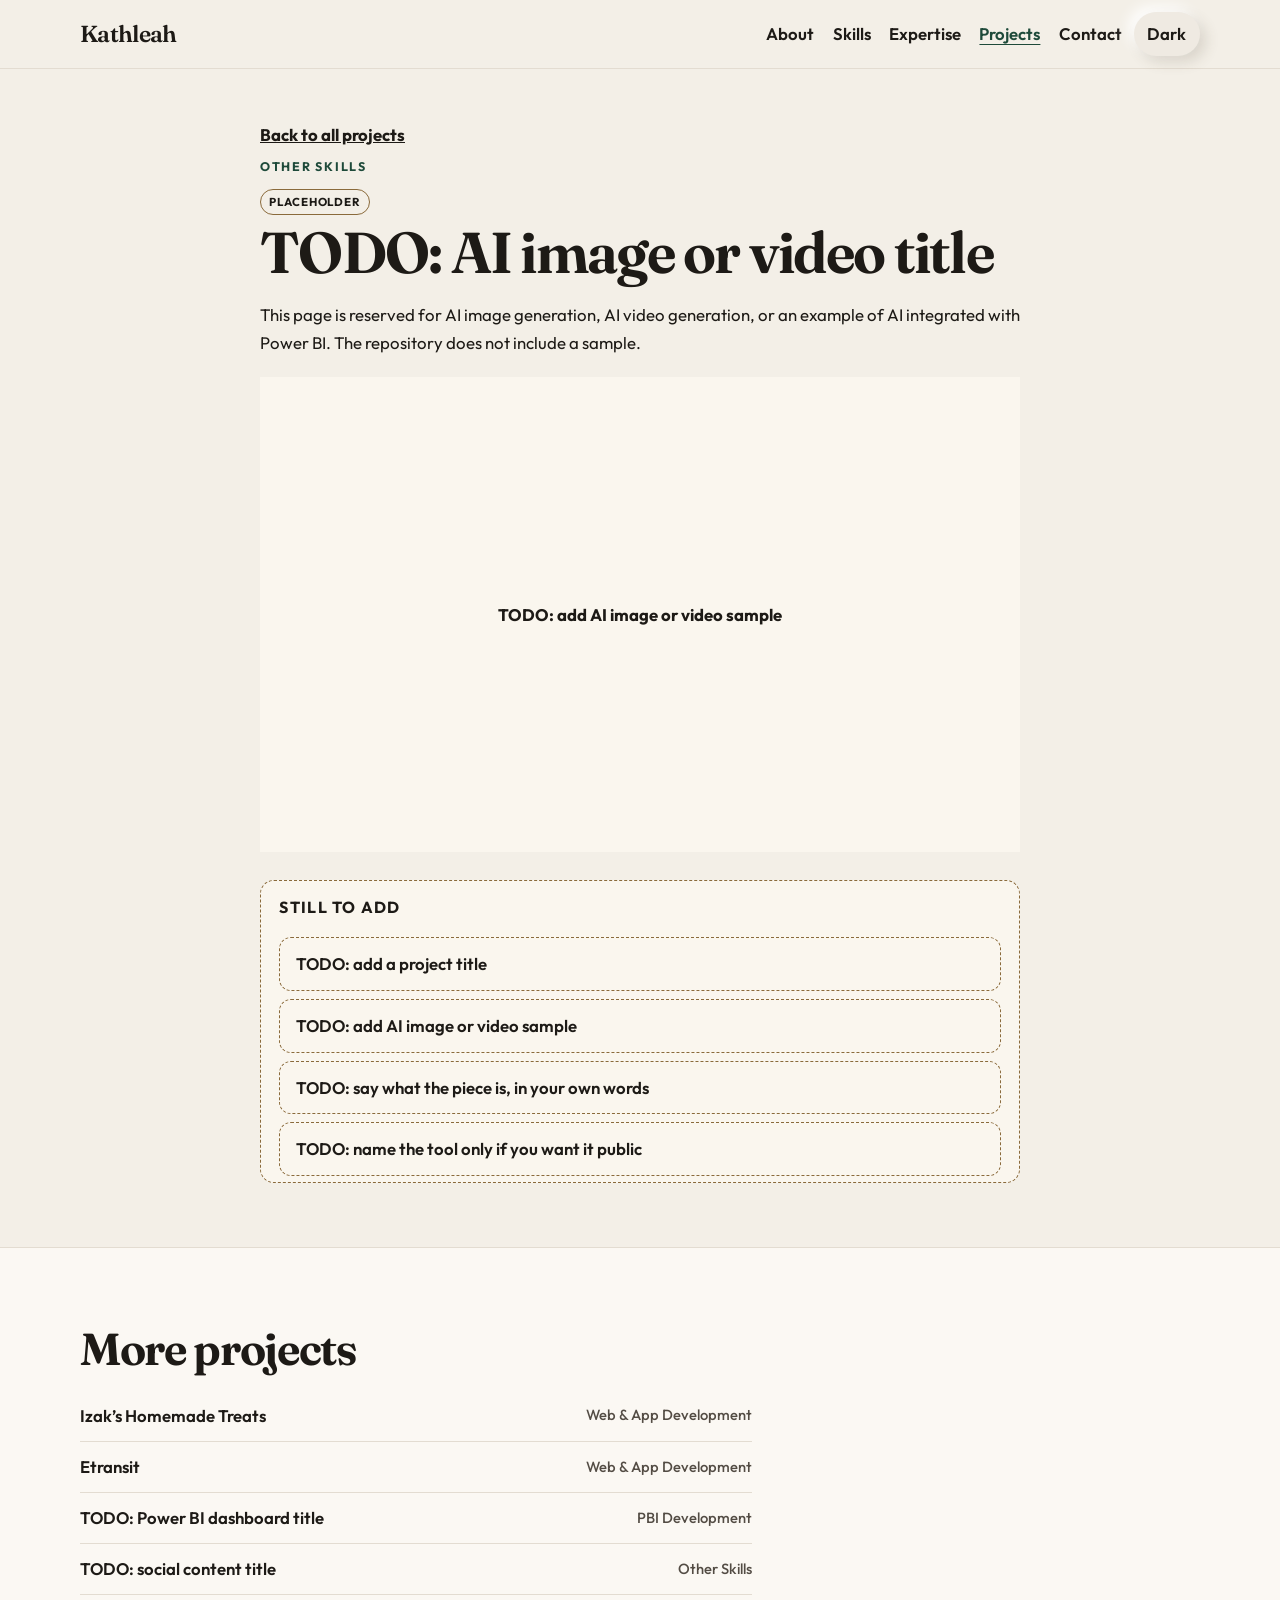
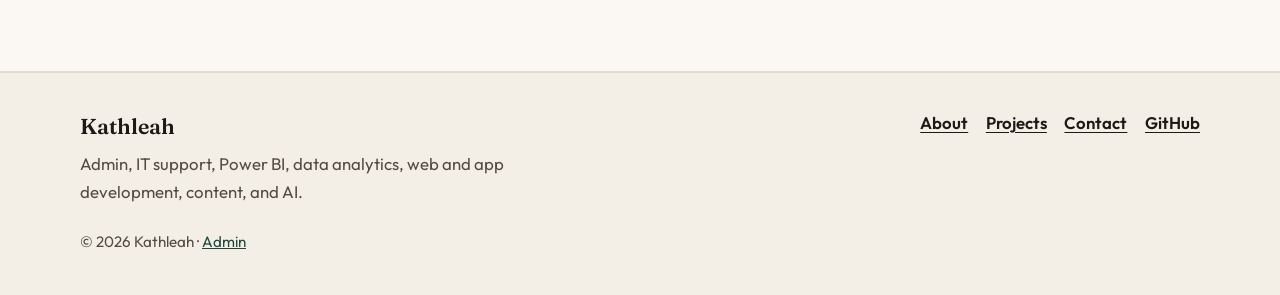
<file: project-ai.html>
<!DOCTYPE html>
<html lang="en">
<head>
    <meta charset="UTF-8">
    <meta name="viewport" content="width=device-width, initial-scale=1.0">
    <meta name="theme-color" content="#f3efe7">
    <script>
        (function () {
            try {
                var saved = localStorage.getItem("theme");
                var dark = saved ? saved === "dark" : window.matchMedia("(prefers-color-scheme: dark)").matches;
                if (dark) document.documentElement.setAttribute("data-theme", "dark");
                var meta = document.querySelector('meta[name="theme-color"]');
                if (meta && dark) meta.setAttribute("content", "#141311");
            } catch (err) {}
        })();
    </script>
    <title>TODO: AI image or video title | Kathleah</title>
    <meta name="description" content="Placeholder for an AI image, video, or AI plus Power BI example on Kathleah’s portfolio.">
    <meta name="author" content="Kathleah">
    <meta name="robots" content="index, follow">
    <link rel="canonical" href="https://kathleah17.github.io/Kathleah_portfolio-2026/project-ai.html">
    <meta property="og:title" content="TODO: AI image or video title | Kathleah">
    <meta property="og:description" content="Placeholder for an AI image, video, or AI plus Power BI example on Kathleah’s portfolio.">
    <meta property="og:url" content="https://kathleah17.github.io/Kathleah_portfolio-2026/project-ai.html">
    <meta property="og:image" content="https://kathleah17.github.io/Kathleah_portfolio-2026/Assets/img/kathleah.jpg">
    <meta property="og:image:alt" content="Kathleah standing indoors beside a plant, wearing a dark blazer, in a black and white photograph.">
    <meta name="twitter:card" content="summary_large_image">
    <link rel="icon" href="favicon.svg" type="image/svg+xml">
    <link rel="preconnect" href="https://fonts.googleapis.com">
    <link rel="preconnect" href="https://fonts.gstatic.com" crossorigin>
    <link href="https://fonts.googleapis.com/css2?family=Fraunces:opsz,wght@9..144,500;9..144,650&amp;family=Outfit:wght@400;500;600;700&amp;display=swap" rel="stylesheet">
    <link rel="stylesheet" href="style.css">
    <script src="js/theme.js"></script>
</head>
<body>
    <a class="skip-link" href="#main">Skip to content</a>
    <noscript>
        <style>.site-nav { display: block !important; position: static !important; }</style>
    </noscript>

    <header class="site-header">
        <div class="container header-bar">
            <a class="logo" href="index.html">Kathleah</a>
            <button class="menu-toggle" type="button" aria-expanded="false" aria-controls="site-nav">
                <span class="menu-label">Menu</span>
            </button>
            <nav id="site-nav" class="site-nav" aria-label="Primary">
                <ul class="nav-links">
                    <li><a href="index.html#about">About</a></li>
                    <li><a href="index.html#skills">Skills</a></li>
                    <li><a href="expertise.html">Expertise</a></li>
                    <li><a href="all-projects.html" aria-current="page">Projects</a></li>
                    <li><a href="index.html#contact">Contact</a></li>
                </ul>
            </nav>
            <button class="theme-toggle" type="button" aria-pressed="false" aria-label="Switch to dark theme">
                <span class="theme-toggle-text">Dark</span>
            </button>
        </div>
    </header>

    <main id="main">
        <article class="detail">
            <div class="container narrow">
                <p><a class="back-link" href="all-projects.html">Back to all projects</a></p>
                <p class="kicker">Other Skills</p>
                <p class="flag">Placeholder</p>
                <h1>TODO: AI image or video title</h1>
                <p>This page is reserved for AI image generation, AI video generation, or an example of AI integrated with Power BI. The repository does not include a sample.</p>
                <div class="project-media is-empty detail-fallback" role="img" aria-label="TODO: add AI image or video sample">
                    <p>TODO: add AI image or video sample</p>
                </div>
                <div class="todo-panel">
                    <h2>Still to add</h2>
                    <ul class="todo-list">
                        <li>TODO: add a project title</li>
                        <li>TODO: add AI image or video sample</li>
                        <li>TODO: say what the piece is, in your own words</li>
                        <li>TODO: name the tool only if you want it public</li>
                    </ul>
                </div>
            </div>
        </article>
        <section class="section band" aria-labelledby="more-heading">
            <div class="container">
                <h2 id="more-heading">More projects</h2>
                <ul class="more-list">
                    <li><a href="project-izaks.html">Izak’s Homemade Treats <span>Web &amp; App Development</span></a></li>
                    <li><a href="project-etransit.html">Etransit <span>Web &amp; App Development</span></a></li>
                    <li><a href="project-power-bi.html">TODO: Power BI dashboard title <span>PBI Development</span></a></li>
                    <li><a href="project-content.html">TODO: social content title <span>Other Skills</span></a></li>
                </ul>
            </div>
        </section>
    </main>

    <footer class="site-footer">
        <div class="container footer-grid">
            <div>
                <p class="footer-name">Kathleah</p>
                <p class="footer-role">Admin, IT support, Power BI, data analytics, web and app development, content, and AI.</p>
            </div>
            <ul class="footer-links">
                <li><a href="index.html#about">About</a></li>
                <li><a href="all-projects.html" aria-current="page">Projects</a></li>
                <li><a href="index.html#contact">Contact</a></li>
                <li><a href="https://github.com/Kathleah17" rel="noopener noreferrer">GitHub</a></li>
            </ul>
        </div>
        <div class="container">
            <p class="legal">© 2026 Kathleah · <a href="admin.html">Admin</a></p>
        </div>
    </footer>
    <script src="js/script.js"></script>
    <script src="js/admin-shortcut.js"></script>
</body>
</html>
</file>
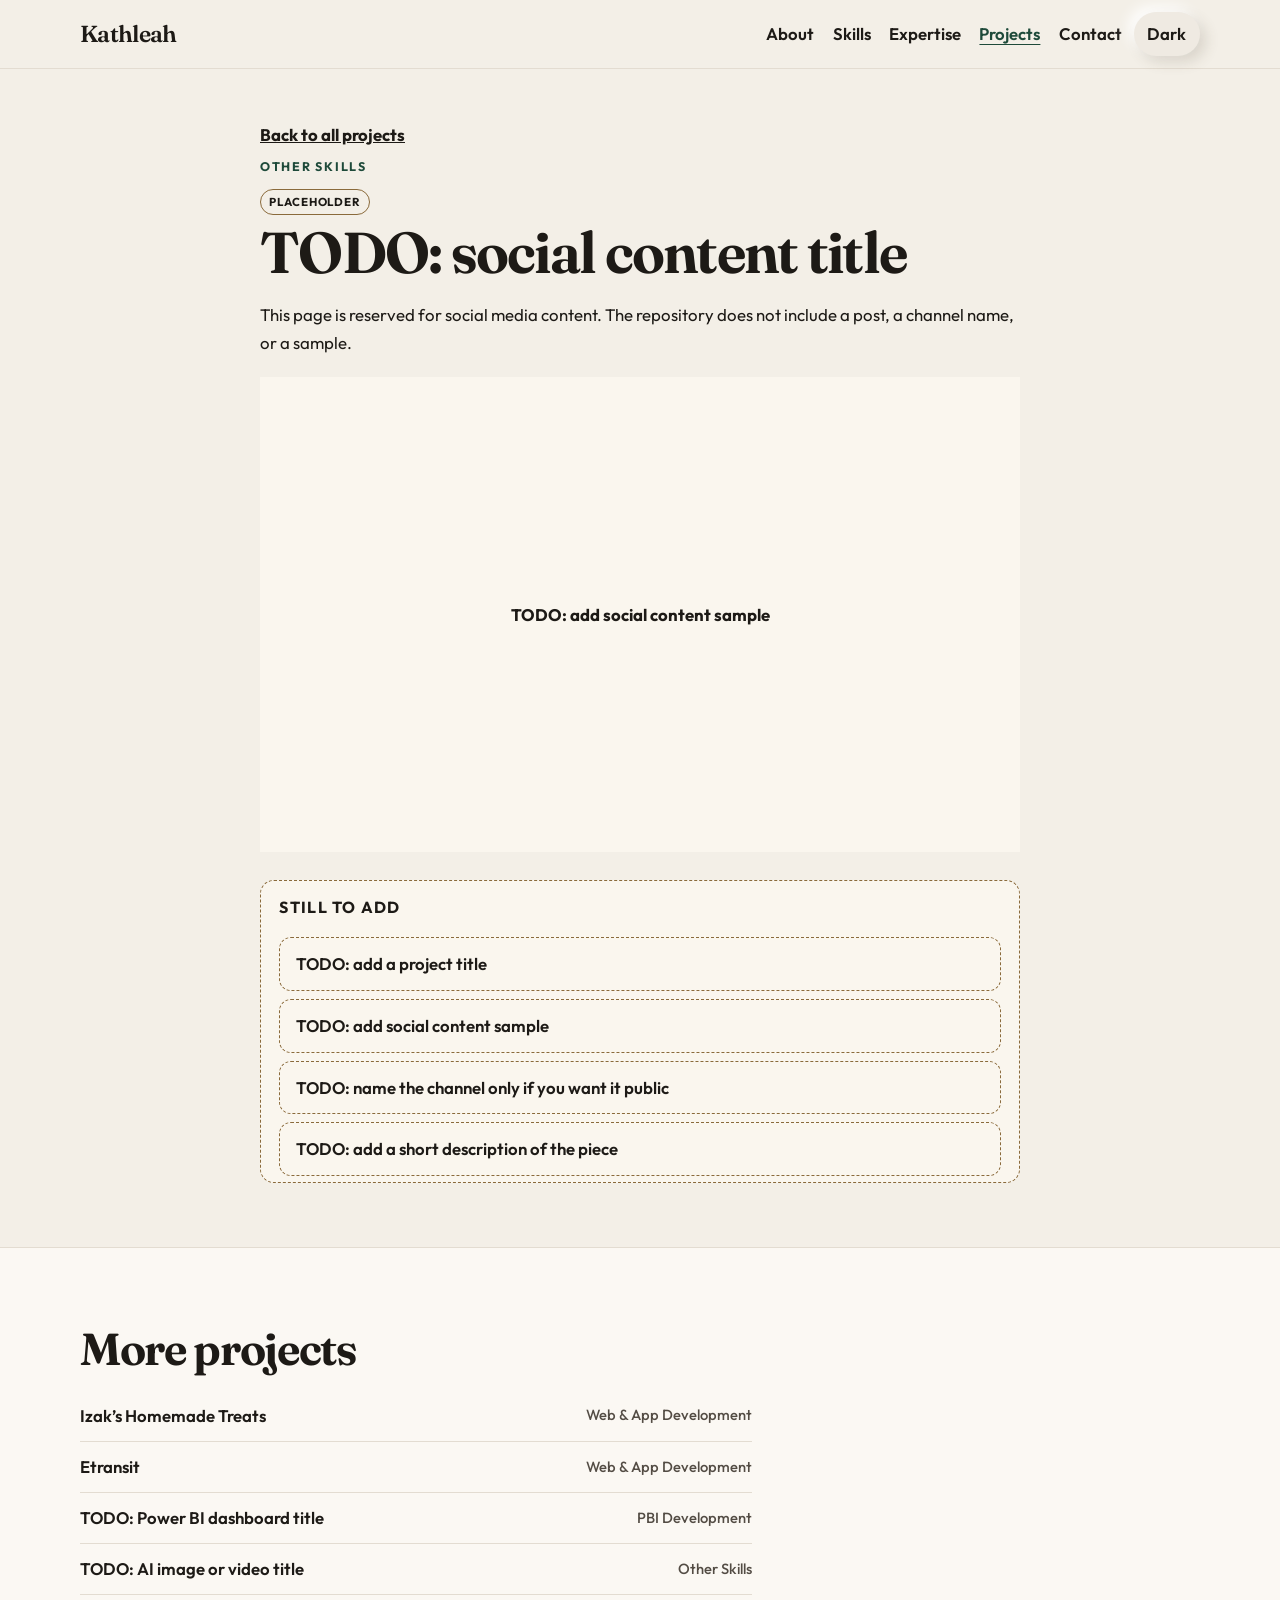
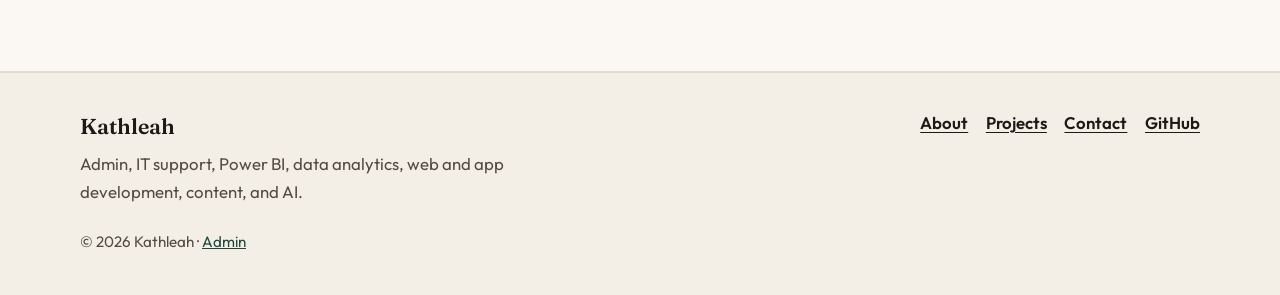
<file: project-content.html>
<!DOCTYPE html>
<html lang="en">
<head>
    <meta charset="UTF-8">
    <meta name="viewport" content="width=device-width, initial-scale=1.0">
    <meta name="theme-color" content="#f3efe7">
    <script>
        (function () {
            try {
                var saved = localStorage.getItem("theme");
                var dark = saved ? saved === "dark" : window.matchMedia("(prefers-color-scheme: dark)").matches;
                if (dark) document.documentElement.setAttribute("data-theme", "dark");
                var meta = document.querySelector('meta[name="theme-color"]');
                if (meta && dark) meta.setAttribute("content", "#141311");
            } catch (err) {}
        })();
    </script>
    <title>TODO: social content title | Kathleah</title>
    <meta name="description" content="Placeholder for a social media content project on Kathleah’s portfolio.">
    <meta name="author" content="Kathleah">
    <meta name="robots" content="index, follow">
    <link rel="canonical" href="https://kathleah17.github.io/Kathleah_portfolio-2026/project-content.html">
    <meta property="og:title" content="TODO: social content title | Kathleah">
    <meta property="og:description" content="Placeholder for a social media content project on Kathleah’s portfolio.">
    <meta property="og:url" content="https://kathleah17.github.io/Kathleah_portfolio-2026/project-content.html">
    <meta property="og:image" content="https://kathleah17.github.io/Kathleah_portfolio-2026/Assets/img/kathleah.jpg">
    <meta property="og:image:alt" content="Kathleah standing indoors beside a plant, wearing a dark blazer, in a black and white photograph.">
    <meta name="twitter:card" content="summary_large_image">
    <link rel="icon" href="favicon.svg" type="image/svg+xml">
    <link rel="preconnect" href="https://fonts.googleapis.com">
    <link rel="preconnect" href="https://fonts.gstatic.com" crossorigin>
    <link href="https://fonts.googleapis.com/css2?family=Fraunces:opsz,wght@9..144,500;9..144,650&amp;family=Outfit:wght@400;500;600;700&amp;display=swap" rel="stylesheet">
    <link rel="stylesheet" href="style.css">
    <script src="js/theme.js"></script>
</head>
<body>
    <a class="skip-link" href="#main">Skip to content</a>
    <noscript>
        <style>.site-nav { display: block !important; position: static !important; }</style>
    </noscript>

    <header class="site-header">
        <div class="container header-bar">
            <a class="logo" href="index.html">Kathleah</a>
            <button class="menu-toggle" type="button" aria-expanded="false" aria-controls="site-nav">
                <span class="menu-label">Menu</span>
            </button>
            <nav id="site-nav" class="site-nav" aria-label="Primary">
                <ul class="nav-links">
                    <li><a href="index.html#about">About</a></li>
                    <li><a href="index.html#skills">Skills</a></li>
                    <li><a href="expertise.html">Expertise</a></li>
                    <li><a href="all-projects.html" aria-current="page">Projects</a></li>
                    <li><a href="index.html#contact">Contact</a></li>
                </ul>
            </nav>
            <button class="theme-toggle" type="button" aria-pressed="false" aria-label="Switch to dark theme">
                <span class="theme-toggle-text">Dark</span>
            </button>
        </div>
    </header>

    <main id="main">
        <article class="detail">
            <div class="container narrow">
                <p><a class="back-link" href="all-projects.html">Back to all projects</a></p>
                <p class="kicker">Other Skills</p>
                <p class="flag">Placeholder</p>
                <h1>TODO: social content title</h1>
                <p>This page is reserved for social media content. The repository does not include a post, a channel name, or a sample.</p>
                <div class="project-media is-empty detail-fallback" role="img" aria-label="TODO: add social content sample">
                    <p>TODO: add social content sample</p>
                </div>
                <div class="todo-panel">
                    <h2>Still to add</h2>
                    <ul class="todo-list">
                        <li>TODO: add a project title</li>
                        <li>TODO: add social content sample</li>
                        <li>TODO: name the channel only if you want it public</li>
                        <li>TODO: add a short description of the piece</li>
                    </ul>
                </div>
            </div>
        </article>
        <section class="section band" aria-labelledby="more-heading">
            <div class="container">
                <h2 id="more-heading">More projects</h2>
                <ul class="more-list">
                    <li><a href="project-izaks.html">Izak’s Homemade Treats <span>Web &amp; App Development</span></a></li>
                    <li><a href="project-etransit.html">Etransit <span>Web &amp; App Development</span></a></li>
                    <li><a href="project-power-bi.html">TODO: Power BI dashboard title <span>PBI Development</span></a></li>
                    <li><a href="project-ai.html">TODO: AI image or video title <span>Other Skills</span></a></li>
                </ul>
            </div>
        </section>
    </main>

    <footer class="site-footer">
        <div class="container footer-grid">
            <div>
                <p class="footer-name">Kathleah</p>
                <p class="footer-role">Admin, IT support, Power BI, data analytics, web and app development, content, and AI.</p>
            </div>
            <ul class="footer-links">
                <li><a href="index.html#about">About</a></li>
                <li><a href="all-projects.html" aria-current="page">Projects</a></li>
                <li><a href="index.html#contact">Contact</a></li>
                <li><a href="https://github.com/Kathleah17" rel="noopener noreferrer">GitHub</a></li>
            </ul>
        </div>
        <div class="container">
            <p class="legal">© 2026 Kathleah · <a href="admin.html">Admin</a></p>
        </div>
    </footer>
    <script src="js/script.js"></script>
    <script src="js/admin-shortcut.js"></script>
</body>
</html>
</file>
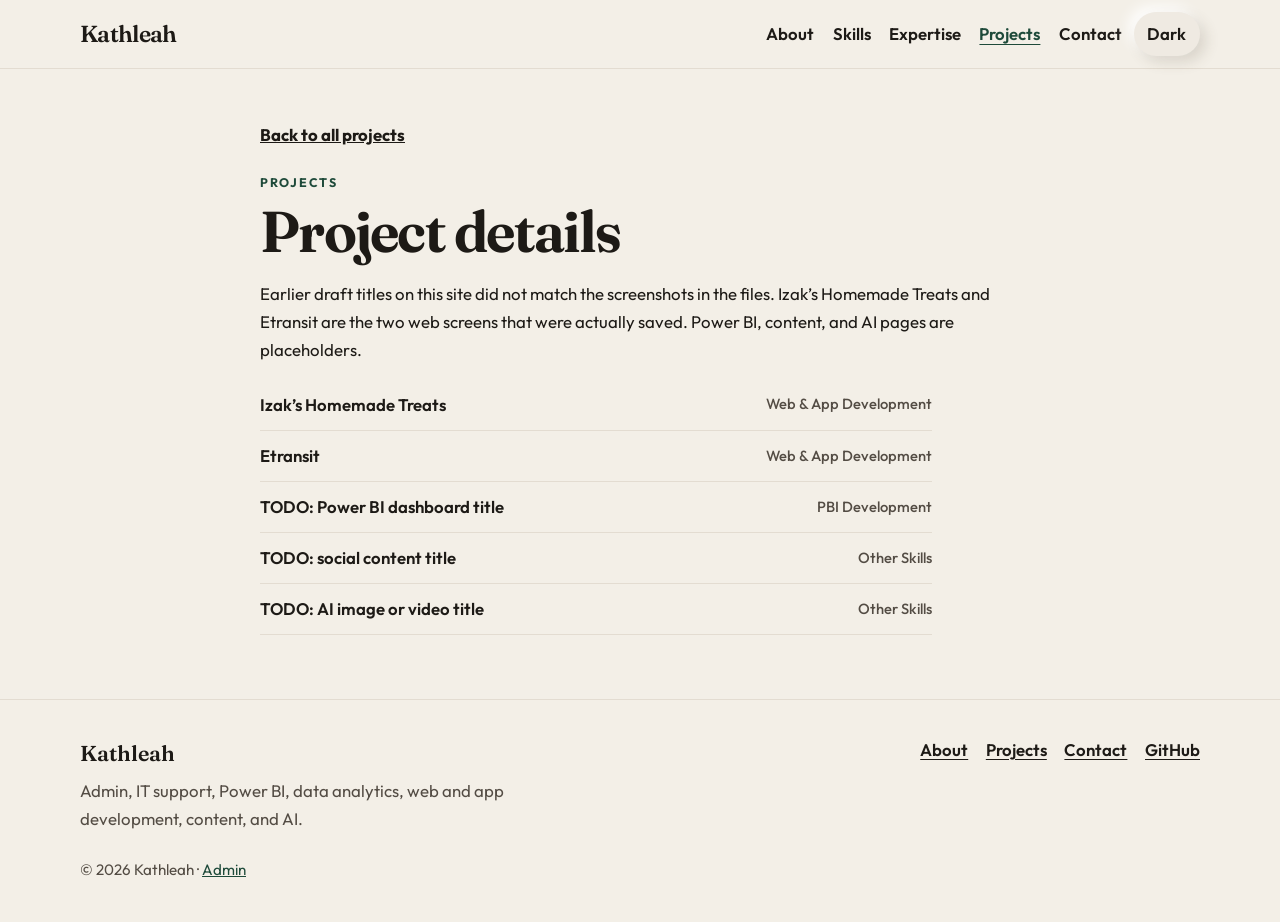
<file: project-details.html>
<!DOCTYPE html>
<html lang="en">
<head>
    <meta charset="UTF-8">
    <meta name="viewport" content="width=device-width, initial-scale=1.0">
    <meta name="theme-color" content="#f3efe7">
    <script>
        (function () {
            try {
                var saved = localStorage.getItem("theme");
                var dark = saved ? saved === "dark" : window.matchMedia("(prefers-color-scheme: dark)").matches;
                if (dark) document.documentElement.setAttribute("data-theme", "dark");
                var meta = document.querySelector('meta[name="theme-color"]');
                if (meta && dark) meta.setAttribute("content", "#141311");
            } catch (err) {}
        })();
    </script>
    <title>Project details | Kathleah</title>
    <meta name="description" content="Project pages for Kathleah’s portfolio. Older draft links are sent to the screenshots that were actually in the site.">
    <meta name="author" content="Kathleah">
    <meta name="robots" content="index, follow">
    <link rel="canonical" href="https://kathleah17.github.io/Kathleah_portfolio-2026/project-details.html">
    <meta property="og:title" content="Project details | Kathleah">
    <meta property="og:description" content="Project pages for Kathleah’s portfolio.">
    <meta property="og:url" content="https://kathleah17.github.io/Kathleah_portfolio-2026/project-details.html">
    <meta property="og:image" content="https://kathleah17.github.io/Kathleah_portfolio-2026/Assets/img/kathleah.jpg">
    <meta property="og:image:alt" content="Kathleah standing indoors beside a plant, wearing a dark blazer, in a black and white photograph.">
    <meta name="twitter:card" content="summary_large_image">
    <link rel="icon" href="favicon.svg" type="image/svg+xml">
    <link rel="preconnect" href="https://fonts.googleapis.com">
    <link rel="preconnect" href="https://fonts.gstatic.com" crossorigin>
    <link href="https://fonts.googleapis.com/css2?family=Fraunces:opsz,wght@9..144,500;9..144,650&amp;family=Outfit:wght@400;500;600;700&amp;display=swap" rel="stylesheet">
    <link rel="stylesheet" href="style.css">
    <script src="js/theme.js"></script>
</head>
<body data-project-redirect="true">
    <a class="skip-link" href="#main">Skip to content</a>
    <noscript>
        <style>.site-nav { display: block !important; position: static !important; }</style>
    </noscript>

    <header class="site-header">
        <div class="container header-bar">
            <a class="logo" href="index.html">Kathleah</a>
            <button class="menu-toggle" type="button" aria-expanded="false" aria-controls="site-nav">
                <span class="menu-label">Menu</span>
            </button>
            <nav id="site-nav" class="site-nav" aria-label="Primary">
                <ul class="nav-links">
                    <li><a href="index.html#about">About</a></li>
                    <li><a href="index.html#skills">Skills</a></li>
                    <li><a href="expertise.html">Expertise</a></li>
                    <li><a href="all-projects.html" aria-current="page">Projects</a></li>
                    <li><a href="index.html#contact">Contact</a></li>
                </ul>
            </nav>
            <button class="theme-toggle" type="button" aria-pressed="false" aria-label="Switch to dark theme">
                <span class="theme-toggle-text">Dark</span>
            </button>
        </div>
    </header>

    <main id="main">
        <article class="detail">
            <div class="container narrow stack">
                <p><a class="back-link" href="all-projects.html">Back to all projects</a></p>
                <p class="eyebrow">Projects</p>
                <h1>Project details</h1>
                <p>Earlier draft titles on this site did not match the screenshots in the files. Izak’s Homemade Treats and Etransit are the two web screens that were actually saved. Power BI, content, and AI pages are placeholders.</p>
                <ul class="more-list">
                    <li><a href="project-izaks.html">Izak’s Homemade Treats <span>Web &amp; App Development</span></a></li>
                    <li><a href="project-etransit.html">Etransit <span>Web &amp; App Development</span></a></li>
                    <li><a href="project-power-bi.html">TODO: Power BI dashboard title <span>PBI Development</span></a></li>
                    <li><a href="project-content.html">TODO: social content title <span>Other Skills</span></a></li>
                    <li><a href="project-ai.html">TODO: AI image or video title <span>Other Skills</span></a></li>
                </ul>
            </div>
        </article>
    </main>

    <footer class="site-footer">
        <div class="container footer-grid">
            <div>
                <p class="footer-name">Kathleah</p>
                <p class="footer-role">Admin, IT support, Power BI, data analytics, web and app development, content, and AI.</p>
            </div>
            <ul class="footer-links">
                <li><a href="index.html#about">About</a></li>
                <li><a href="all-projects.html" aria-current="page">Projects</a></li>
                <li><a href="index.html#contact">Contact</a></li>
                <li><a href="https://github.com/Kathleah17" rel="noopener noreferrer">GitHub</a></li>
            </ul>
        </div>
        <div class="container">
            <p class="legal">© 2026 Kathleah · <a href="admin.html">Admin</a></p>
        </div>
    </footer>
    <script src="js/script.js"></script>
    <script src="js/admin-shortcut.js"></script>
</body>
</html>
</file>
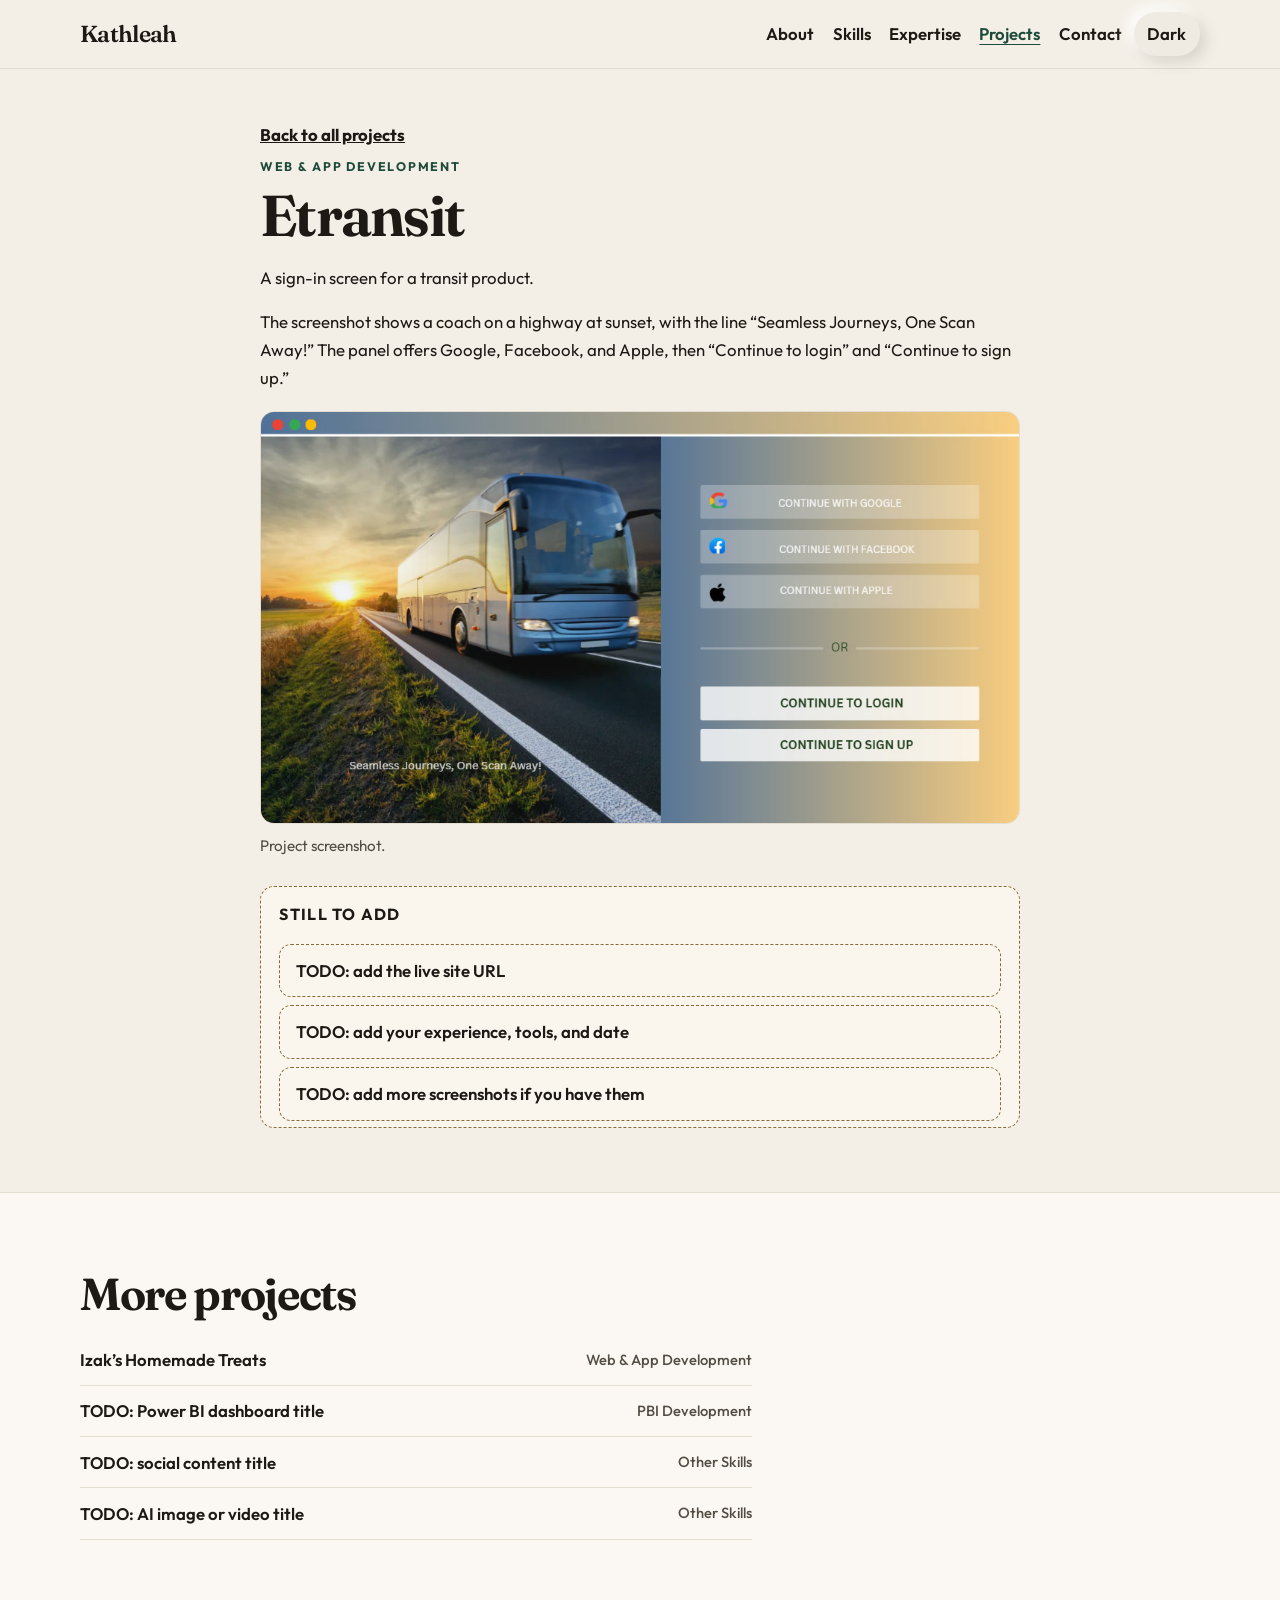
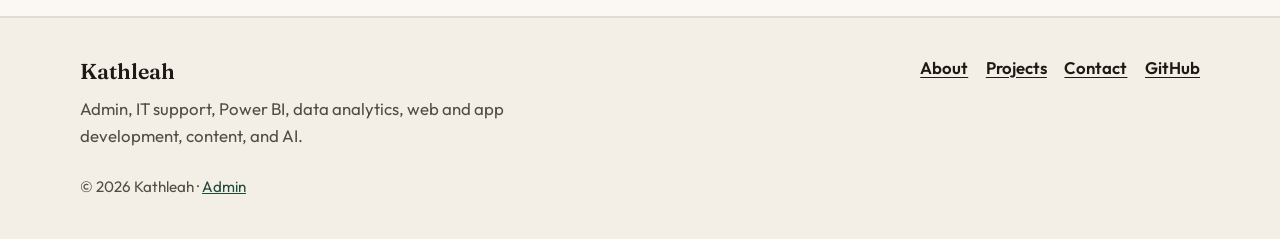
<file: project-etransit.html>
<!DOCTYPE html>
<html lang="en">
<head>
    <meta charset="UTF-8">
    <meta name="viewport" content="width=device-width, initial-scale=1.0">
    <meta name="theme-color" content="#f3efe7">
    <script>
        (function () {
            try {
                var saved = localStorage.getItem("theme");
                var dark = saved ? saved === "dark" : window.matchMedia("(prefers-color-scheme: dark)").matches;
                if (dark) document.documentElement.setAttribute("data-theme", "dark");
                var meta = document.querySelector('meta[name="theme-color"]');
                if (meta && dark) meta.setAttribute("content", "#141311");
            } catch (err) {}
        })();
    </script>
    <title>Etransit | Kathleah</title>
    <meta name="description" content="Etransit, a sign-in screen in Kathleah’s portfolio, with the line Seamless Journeys, One Scan Away!">
    <meta name="author" content="Kathleah">
    <meta name="robots" content="index, follow">
    <link rel="canonical" href="https://kathleah17.github.io/Kathleah_portfolio-2026/project-etransit.html">
    <meta property="og:type" content="website">
    <meta property="og:site_name" content="Kathleah">
    <meta property="og:title" content="Etransit | Kathleah">
    <meta property="og:description" content="Etransit, a sign-in screen in Kathleah’s portfolio, with the line Seamless Journeys, One Scan Away!">
    <meta property="og:url" content="https://kathleah17.github.io/Kathleah_portfolio-2026/project-etransit.html">
    <meta property="og:image" content="https://kathleah17.github.io/Kathleah_portfolio-2026/Assets/img/etransit.jpg">
    <meta property="og:image:alt" content="Etransit sign-in screen with a coach on a highway and buttons for Google, Facebook, Apple, login, and sign up.">
    <meta name="twitter:card" content="summary_large_image">
    <meta name="twitter:title" content="Etransit | Kathleah">
    <meta name="twitter:description" content="Etransit, a sign-in screen in Kathleah’s portfolio.">
    <meta name="twitter:image" content="https://kathleah17.github.io/Kathleah_portfolio-2026/Assets/img/etransit.jpg">
    <link rel="icon" href="favicon.svg" type="image/svg+xml">
    <link rel="preconnect" href="https://fonts.googleapis.com">
    <link rel="preconnect" href="https://fonts.gstatic.com" crossorigin>
    <link href="https://fonts.googleapis.com/css2?family=Fraunces:opsz,wght@9..144,500;9..144,650&amp;family=Outfit:wght@400;500;600;700&amp;display=swap" rel="stylesheet">
    <link rel="stylesheet" href="style.css">
    <script src="js/theme.js"></script>
</head>
<body>
    <a class="skip-link" href="#main">Skip to content</a>
    <noscript>
        <style>.site-nav { display: block !important; position: static !important; }</style>
    </noscript>

    <header class="site-header">
        <div class="container header-bar">
            <a class="logo" href="index.html">Kathleah</a>
            <button class="menu-toggle" type="button" aria-expanded="false" aria-controls="site-nav">
                <span class="menu-label">Menu</span>
            </button>
            <nav id="site-nav" class="site-nav" aria-label="Primary">
                <ul class="nav-links">
                    <li><a href="index.html#about">About</a></li>
                    <li><a href="index.html#skills">Skills</a></li>
                    <li><a href="expertise.html">Expertise</a></li>
                    <li><a href="all-projects.html" aria-current="page">Projects</a></li>
                    <li><a href="index.html#contact">Contact</a></li>
                </ul>
            </nav>
            <button class="theme-toggle" type="button" aria-pressed="false" aria-label="Switch to dark theme">
                <span class="theme-toggle-text">Dark</span>
            </button>
        </div>
    </header>

    <main id="main">
        <article class="detail">
            <div class="container narrow">
                <p><a class="back-link" href="all-projects.html">Back to all projects</a></p>
                <p class="kicker">Web &amp; App Development</p>
                <h1>Etransit</h1>
                <div class="stack">
                    <p>A sign-in screen for a transit product.</p>
                    <p>The screenshot shows a coach on a highway at sunset, with the line “Seamless Journeys, One Scan Away!” The panel offers Google, Facebook, and Apple, then “Continue to login” and “Continue to sign up.”</p>
                </div>
                <figure class="detail-figure">
                    <img src="Assets/img/etransit.jpg" width="1016" height="551" alt="Etransit sign-in screen with a coach on a highway at sunset beside buttons for Google, Facebook, Apple, login, and sign up. The line on the photo reads Seamless Journeys, One Scan Away!">
                    <figcaption>Project screenshot.</figcaption>
                </figure>
                <div class="todo-panel">
                    <h2>Still to add</h2>
                    <ul class="todo-list">
                        <li>TODO: add the live site URL</li>
                        <li>TODO: add your experience, tools, and date</li>
                        <li>TODO: add more screenshots if you have them</li>
                    </ul>
                </div>
            </div>
        </article>
        <section class="section band" aria-labelledby="more-heading">
            <div class="container">
                <h2 id="more-heading">More projects</h2>
                <ul class="more-list">
                    <li><a href="project-izaks.html">Izak’s Homemade Treats <span>Web &amp; App Development</span></a></li>
                    <li><a href="project-power-bi.html">TODO: Power BI dashboard title <span>PBI Development</span></a></li>
                    <li><a href="project-content.html">TODO: social content title <span>Other Skills</span></a></li>
                    <li><a href="project-ai.html">TODO: AI image or video title <span>Other Skills</span></a></li>
                </ul>
            </div>
        </section>
    </main>

    <footer class="site-footer">
        <div class="container footer-grid">
            <div>
                <p class="footer-name">Kathleah</p>
                <p class="footer-role">Admin, IT support, Power BI, data analytics, web and app development, content, and AI.</p>
            </div>
            <ul class="footer-links">
                <li><a href="index.html#about">About</a></li>
                <li><a href="all-projects.html" aria-current="page">Projects</a></li>
                <li><a href="index.html#contact">Contact</a></li>
                <li><a href="https://github.com/Kathleah17" rel="noopener noreferrer">GitHub</a></li>
            </ul>
        </div>
        <div class="container">
            <p class="legal">© 2026 Kathleah · <a href="admin.html">Admin</a></p>
        </div>
    </footer>
    <script src="js/script.js"></script>
    <script src="js/admin-shortcut.js"></script>
</body>
</html>
</file>
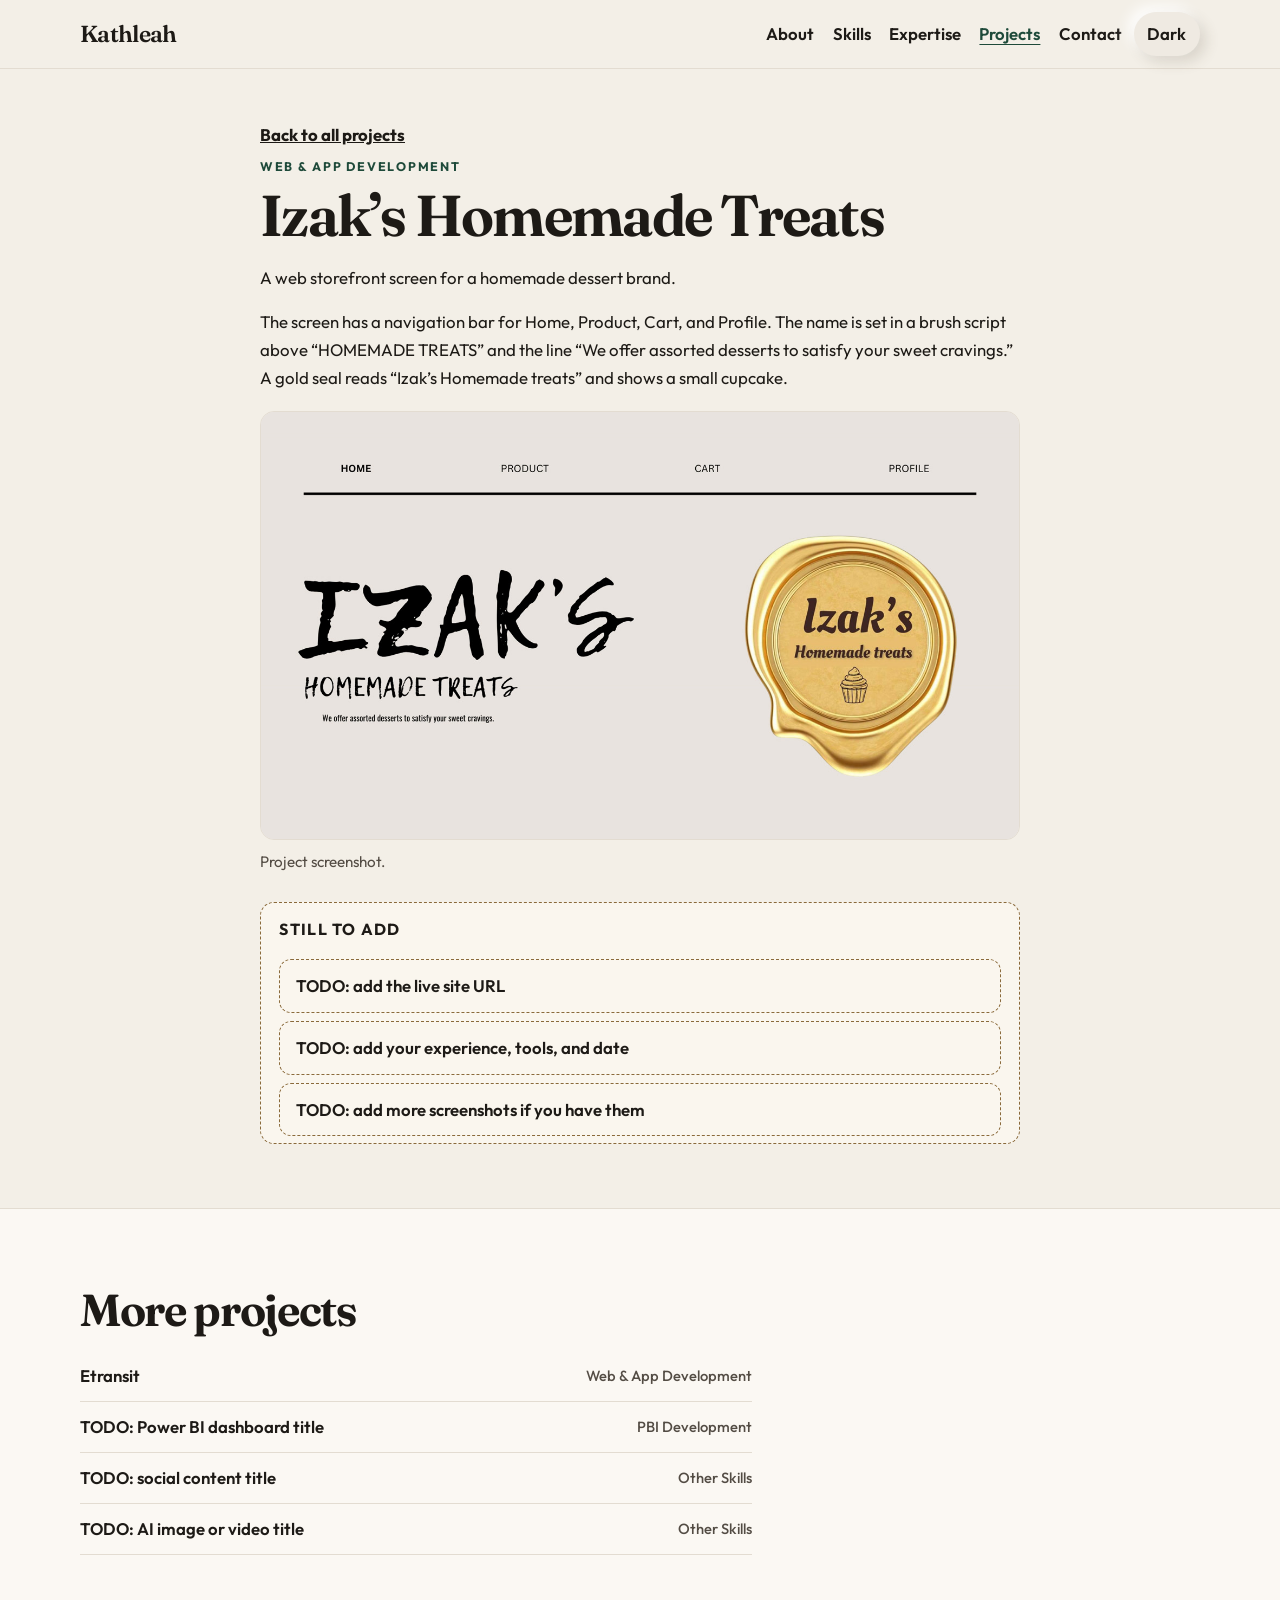
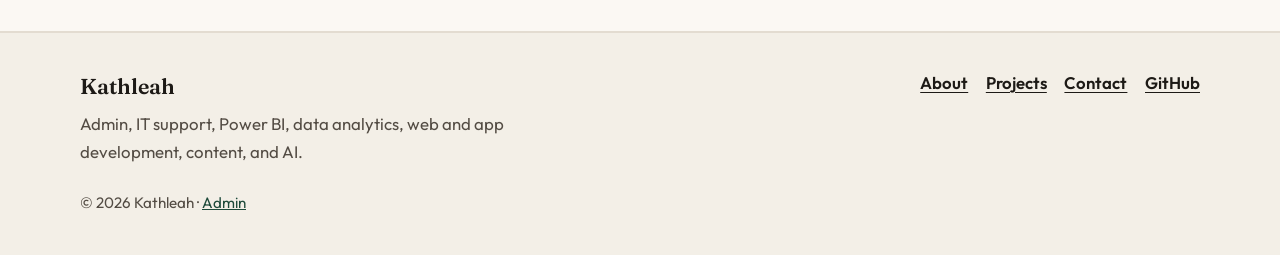
<file: project-izaks.html>
<!DOCTYPE html>
<html lang="en">
<head>
    <meta charset="UTF-8">
    <meta name="viewport" content="width=device-width, initial-scale=1.0">
    <meta name="theme-color" content="#f3efe7">
    <script>
        (function () {
            try {
                var saved = localStorage.getItem("theme");
                var dark = saved ? saved === "dark" : window.matchMedia("(prefers-color-scheme: dark)").matches;
                if (dark) document.documentElement.setAttribute("data-theme", "dark");
                var meta = document.querySelector('meta[name="theme-color"]');
                if (meta && dark) meta.setAttribute("content", "#141311");
            } catch (err) {}
        })();
    </script>
    <title>Izak’s Homemade Treats | Kathleah</title>
    <meta name="description" content="Izak’s Homemade Treats, a web screen in Kathleah’s portfolio, with home, product, cart, and profile navigation.">
    <meta name="author" content="Kathleah">
    <meta name="robots" content="index, follow">
    <link rel="canonical" href="https://kathleah17.github.io/Kathleah_portfolio-2026/project-izaks.html">
    <meta property="og:type" content="website">
    <meta property="og:site_name" content="Kathleah">
    <meta property="og:title" content="Izak’s Homemade Treats | Kathleah">
    <meta property="og:description" content="Izak’s Homemade Treats, a web screen in Kathleah’s portfolio, with home, product, cart, and profile navigation.">
    <meta property="og:url" content="https://kathleah17.github.io/Kathleah_portfolio-2026/project-izaks.html">
    <meta property="og:image" content="https://kathleah17.github.io/Kathleah_portfolio-2026/Assets/img/izaks.jpg">
    <meta property="og:image:alt" content="Izak’s Homemade Treats page with navigation for Home, Product, Cart, and Profile, brush-script branding, and a gold seal.">
    <meta name="twitter:card" content="summary_large_image">
    <meta name="twitter:title" content="Izak’s Homemade Treats | Kathleah">
    <meta name="twitter:description" content="Izak’s Homemade Treats, a web screen in Kathleah’s portfolio.">
    <meta name="twitter:image" content="https://kathleah17.github.io/Kathleah_portfolio-2026/Assets/img/izaks.jpg">
    <link rel="icon" href="favicon.svg" type="image/svg+xml">
    <link rel="preconnect" href="https://fonts.googleapis.com">
    <link rel="preconnect" href="https://fonts.gstatic.com" crossorigin>
    <link href="https://fonts.googleapis.com/css2?family=Fraunces:opsz,wght@9..144,500;9..144,650&amp;family=Outfit:wght@400;500;600;700&amp;display=swap" rel="stylesheet">
    <link rel="stylesheet" href="style.css">
    <script src="js/theme.js"></script>
</head>
<body>
    <a class="skip-link" href="#main">Skip to content</a>
    <noscript>
        <style>.site-nav { display: block !important; position: static !important; }</style>
    </noscript>

    <header class="site-header">
        <div class="container header-bar">
            <a class="logo" href="index.html">Kathleah</a>
            <button class="menu-toggle" type="button" aria-expanded="false" aria-controls="site-nav">
                <span class="menu-label">Menu</span>
            </button>
            <nav id="site-nav" class="site-nav" aria-label="Primary">
                <ul class="nav-links">
                    <li><a href="index.html#about">About</a></li>
                    <li><a href="index.html#skills">Skills</a></li>
                    <li><a href="expertise.html">Expertise</a></li>
                    <li><a href="all-projects.html" aria-current="page">Projects</a></li>
                    <li><a href="index.html#contact">Contact</a></li>
                </ul>
            </nav>
            <button class="theme-toggle" type="button" aria-pressed="false" aria-label="Switch to dark theme">
                <span class="theme-toggle-text">Dark</span>
            </button>
        </div>
    </header>

    <main id="main">
        <article class="detail">
            <div class="container narrow">
                <p><a class="back-link" href="all-projects.html">Back to all projects</a></p>
                <p class="kicker">Web &amp; App Development</p>
                <h1>Izak’s Homemade Treats</h1>
                <div class="stack">
                    <p>A web storefront screen for a homemade dessert brand.</p>
                    <p>The screen has a navigation bar for Home, Product, Cart, and Profile. The name is set in a brush script above “HOMEMADE TREATS” and the line “We offer assorted desserts to satisfy your sweet cravings.” A gold seal reads “Izak’s Homemade treats” and shows a small cupcake.</p>
                </div>
                <figure class="detail-figure">
                    <img src="Assets/img/izaks.jpg" width="1400" height="788" alt="Izak’s Homemade Treats page with navigation for Home, Product, Cart, and Profile, brush-script branding, the line about assorted desserts, and a gold seal with a cupcake.">
                    <figcaption>Project screenshot.</figcaption>
                </figure>
                <div class="todo-panel">
                    <h2>Still to add</h2>
                    <ul class="todo-list">
                        <li>TODO: add the live site URL</li>
                        <li>TODO: add your experience, tools, and date</li>
                        <li>TODO: add more screenshots if you have them</li>
                    </ul>
                </div>
            </div>
        </article>
        <section class="section band" aria-labelledby="more-heading">
            <div class="container">
                <h2 id="more-heading">More projects</h2>
                <ul class="more-list">
                    <li><a href="project-etransit.html">Etransit <span>Web &amp; App Development</span></a></li>
                    <li><a href="project-power-bi.html">TODO: Power BI dashboard title <span>PBI Development</span></a></li>
                    <li><a href="project-content.html">TODO: social content title <span>Other Skills</span></a></li>
                    <li><a href="project-ai.html">TODO: AI image or video title <span>Other Skills</span></a></li>
                </ul>
            </div>
        </section>
    </main>

    <footer class="site-footer">
        <div class="container footer-grid">
            <div>
                <p class="footer-name">Kathleah</p>
                <p class="footer-role">Admin, IT support, Power BI, data analytics, web and app development, content, and AI.</p>
            </div>
            <ul class="footer-links">
                <li><a href="index.html#about">About</a></li>
                <li><a href="all-projects.html" aria-current="page">Projects</a></li>
                <li><a href="index.html#contact">Contact</a></li>
                <li><a href="https://github.com/Kathleah17" rel="noopener noreferrer">GitHub</a></li>
            </ul>
        </div>
        <div class="container">
            <p class="legal">© 2026 Kathleah · <a href="admin.html">Admin</a></p>
        </div>
    </footer>
    <script src="js/script.js"></script>
    <script src="js/admin-shortcut.js"></script>
</body>
</html>
</file>
<file: style.css>
/* Kathleah portfolio. Colors are checked against WCAG AA for text and UI. */

:root {
    --bg: #f3efe7;
    --bg-raised: #fbf8f3;
    --ink: #1d1a16;
    --muted: #534c44;
    --line: #e3dcd1;
    --accent: #1e4a3a;
    --accent-strong: #16382c;
    --on-accent: #f7f3ec;
    --brass: #8a6a3b;
    --focus: #f0d7a2;
    --todo-bg: #faf6ee;
    --todo-border: #8a6a3b;
    --photo-bg: #d9d2c8;
    --shadow: 0 16px 40px rgba(29, 26, 22, 0.08);
    --neu-surface: #efeae2;
    --neu-raised: 6px 6px 14px rgba(90, 74, 58, 0.16), -6px -6px 14px rgba(255, 255, 255, 0.9);
    --neu-inset: inset 3px 3px 7px rgba(90, 74, 58, 0.14), inset -3px -3px 7px rgba(255, 255, 255, 0.85);
    --folder-body: #f7f3ec;
    --glass: rgba(255, 252, 248, 0.66);
    --glass-border: rgba(255, 255, 255, 0.78);
    --glass-shadow: 0 12px 28px rgba(29, 26, 22, 0.08);
    --radius: 18px;
    --header-h: 4.25rem;
    --max: 1120px;
    --font-serif: "Fraunces", "Iowan Old Style", Palatino, "Palatino Linotype", Georgia, serif;
    --font-sans: "Outfit", system-ui, -apple-system, "Segoe UI", Roboto, Helvetica, Arial, sans-serif;
    color-scheme: light;
}

:root[data-theme="dark"] {
    --bg: #141311;
    --bg-raised: #1e1c19;
    --ink: #f6f1e8;
    --muted: #d4cdc2;
    --line: #3a342c;
    --accent: #8fbfa6;
    --accent-strong: #b7d8c8;
    --on-accent: #14211b;
    --brass: #d4b483;
    --focus: #14211b;
    --todo-bg: #2a241c;
    --todo-border: #d4b483;
    --photo-bg: #2a2723;
    --shadow: 0 16px 40px rgba(0, 0, 0, 0.35);
    --neu-surface: #1a1816;
    --neu-raised: 6px 6px 16px rgba(0, 0, 0, 0.55), -4px -4px 12px rgba(255, 255, 255, 0.05);
    --neu-inset: inset 3px 3px 8px rgba(0, 0, 0, 0.55), inset -2px -2px 6px rgba(255, 255, 255, 0.04);
    --folder-body: #221f1c;
    --glass: rgba(255, 255, 255, 0.07);
    --glass-border: rgba(255, 255, 255, 0.16);
    --glass-shadow: 0 12px 28px rgba(0, 0, 0, 0.28);
    color-scheme: dark;
}

*,
*::before,
*::after {
    box-sizing: border-box;
}

* {
    margin: 0;
}

html {
    scroll-behavior: smooth;
}

body {
    font-family: var(--font-sans);
    font-size: 1.05rem;
    line-height: 1.65;
    color: var(--ink);
    background: var(--bg);
    text-rendering: optimizeLegibility;
}

img {
    max-width: 100%;
    height: auto;
    display: block;
}

button,
input {
    font: inherit;
}

[hidden] {
    display: none !important;
}

h1,
h2,
.logo,
.project-body h2,
.project-body h3 {
    font-family: var(--font-serif);
    font-weight: 650;
    letter-spacing: -0.03em;
    line-height: 1.12;
    text-wrap: balance;
}

h1 {
    font-size: clamp(3.1rem, 8vw, 5.4rem);
}

h2 {
    font-size: clamp(1.9rem, 4vw, 2.8rem);
}

a {
    color: var(--link, var(--accent));
}

a:hover {
    text-decoration-thickness: 2px;
}

:focus-visible {
    outline: 3px solid var(--accent);
    outline-offset: 3px;
}

.btn:focus-visible,
.folder-tab[aria-selected="true"]:focus-visible {
    outline-color: var(--focus);
}

::selection {
    background: var(--accent);
    color: var(--on-accent);
}

.skip-link {
    position: absolute;
    left: 1rem;
    top: -5rem;
    z-index: 100;
    background: var(--accent);
    color: var(--on-accent);
    text-decoration: none;
    font-weight: 600;
    padding: 0.7rem 1rem;
    border-radius: 8px;
}

.skip-link:focus {
    top: 0.75rem;
}

.container {
    width: min(var(--max), calc(100% - 2.5rem));
    margin-inline: auto;
}

.container.narrow {
    width: min(760px, calc(100% - 2.5rem));
}

#about,
#skills,
#expertise,
#projects,
#contact {
    scroll-margin-top: 5.25rem;
}

.section {
    padding: 4.75rem 0;
}

.band {
    background: var(--bg-raised);
    border-top: 1px solid var(--line);
    border-bottom: 1px solid var(--line);
}

.stack > * + * {
    margin-top: 1rem;
}

.eyebrow,
.kicker {
    color: var(--highlight, var(--accent));
    font-size: 0.78rem;
    font-weight: 700;
    letter-spacing: 0.14em;
    text-transform: uppercase;
}

.section-head {
    max-width: 40rem;
    margin-bottom: 2rem;
}

.section-head h2,
.page-intro h1 {
    margin-top: 0.45rem;
}

.lead,
.tagline,
.note {
    color: var(--muted);
}

.measure {
    max-width: 42rem;
}

.lead,
.tagline {
    font-size: 1.15rem;
}

.note {
    margin-top: 0.75rem;
}

/* Header */
.site-header {
    position: sticky;
    top: 0;
    z-index: 30;
    background: var(--bg);
    border-bottom: 1px solid var(--line);
}

.header-bar {
    display: flex;
    align-items: center;
    gap: 0.75rem;
    min-height: var(--header-h);
}

.logo {
    color: var(--ink);
    text-decoration: none;
    font-size: 1.45rem;
    font-weight: 600;
}

.menu-toggle,
.theme-toggle {
    min-height: 44px;
    padding: 0.35rem 0.85rem;
    border-radius: 999px;
    border: 0;
    background: var(--neu-surface);
    color: var(--ink);
    font-weight: 600;
    cursor: pointer;
    white-space: nowrap;
    box-shadow: var(--neu-raised);
}

.theme-toggle[aria-pressed="true"],
.menu-toggle[aria-expanded="true"] {
    box-shadow: var(--neu-inset);
}

.menu-toggle {
    margin-left: auto;
}

.site-nav {
    display: none;
    position: absolute;
    left: 0;
    right: 0;
    top: 100%;
    background: var(--bg);
    border-bottom: 1px solid var(--line);
    padding: 0.25rem 1.25rem 0.75rem;
}

.site-nav.is-open {
    display: block;
    box-shadow: 0 16px 30px rgba(29, 26, 22, 0.08);
}

.nav-links {
    list-style: none;
    padding: 0;
}

.nav-links a {
    display: flex;
    align-items: center;
    min-height: 44px;
    color: var(--ink);
    text-decoration: none;
    font-weight: 600;
    border-bottom: 1px solid var(--line);
}

.nav-links a:hover,
.nav-links a[aria-current="page"] {
    text-decoration: underline;
    text-underline-offset: 0.22em;
}

.nav-links a[aria-current="page"] {
    color: var(--accent);
}

@media (min-width: 900px) {
    .menu-toggle {
        display: none;
    }

    .site-nav,
    .site-nav.is-open {
        display: block;
        position: static;
        margin-left: auto;
        border: 0;
        padding: 0;
        background: transparent;
    }

    .nav-links {
        display: flex;
        align-items: center;
        gap: 1.15rem;
    }

    .nav-links a {
        min-height: 0;
        border: 0;
        padding: 0.25rem 0;
    }
}

/* Hero */
.hero {
    padding: 2.25rem 0 4.25rem;
}

.hero-grid {
    display: grid;
    grid-template-columns: minmax(0, 1.15fr) minmax(260px, 0.85fr);
    gap: clamp(1.5rem, 4vw, 3.5rem);
    align-items: center;
}

.role {
    margin-top: 0.85rem;
    font-size: 1.12rem;
    font-weight: 600;
}

.workplace {
    margin-top: 0.35rem;
    color: var(--muted);
    font-weight: 600;
}

.tagline {
    max-width: 38rem;
    margin-top: 1.1rem;
}

.cta-row {
    display: flex;
    flex-wrap: wrap;
    gap: 0.75rem;
    margin-top: 1.6rem;
}

.hero-photo {
    margin: 0;
    aspect-ratio: 4 / 5;
    border-radius: 20px;
    overflow: hidden;
    border: 1px solid var(--line);
    background: var(--photo-bg);
    box-shadow: var(--shadow);
}

.hero-photo img {
    width: 100%;
    height: 100%;
    object-fit: cover;
    object-position: center 18%;
}

.about-layout {
    display: grid;
    grid-template-columns: minmax(0, 1.2fr) minmax(220px, 0.72fr);
    gap: clamp(1.5rem, 4vw, 3rem);
    align-items: center;
}

.about-photo {
    margin: 0;
    border-radius: 20px;
    overflow: hidden;
    border: 1px solid var(--line);
    background: var(--photo-bg);
    aspect-ratio: 4 / 5;
    box-shadow: var(--shadow);
}

.about-photo img {
    width: 100%;
    height: 100%;
    object-fit: cover;
    object-position: 72% 22%;
}

/* Buttons */
.btn,
.btn-ghost {
    display: inline-flex;
    align-items: center;
    justify-content: center;
    min-height: 48px;
    padding: 0.65rem 1.2rem;
    border-radius: 999px;
    text-decoration: none;
    font-weight: 600;
    border: 0;
}

.btn {
    background: var(--accent);
    color: var(--on-accent);
    box-shadow: 5px 5px 12px rgba(22, 56, 44, 0.28), -3px -3px 8px rgba(255, 255, 255, 0.4);
}

:root[data-theme="dark"] .btn {
    box-shadow: 5px 5px 14px rgba(0, 0, 0, 0.45), -3px -3px 8px rgba(255, 255, 255, 0.08);
}

.btn:hover {
    background: var(--accent-strong);
}

.btn-ghost {
    background: var(--neu-surface);
    color: var(--ink);
    box-shadow: var(--neu-raised);
}

/* Facts, skills, expertise */
.fact-list {
    display: grid;
    grid-template-columns: 1fr 1fr;
    gap: 1rem;
    margin-top: 2rem;
}

.fact-list div {
    border-top: 2px solid var(--accent);
    padding-top: 0.75rem;
}

.fact-wide {
    grid-column: 1 / -1;
}

.fact-list dt {
    font-size: 0.75rem;
    font-weight: 700;
    letter-spacing: 0.12em;
    text-transform: uppercase;
    color: var(--accent);
}

.fact-list dd {
    margin-top: 0.35rem;
    font-weight: 600;
}

.card-grid,
.project-grid {
    display: grid;
    grid-template-columns: repeat(2, minmax(0, 1fr));
    gap: 1rem;
}

.skill-card,
.expertise-card {
    background: var(--bg-raised);
    border: 1px solid var(--line);
    border-radius: var(--radius);
    padding: 1.4rem 1.35rem 1.25rem;
}

.band .skill-card,
.band .expertise-card {
    background: var(--bg);
}

.skill-card h3,
.expertise-card h3 {
    font-family: var(--font-sans);
    font-size: 1.15rem;
    font-weight: 700;
    letter-spacing: -0.02em;
    margin-bottom: 0.75rem;
}

.skill-card ul {
    padding-left: 1.15rem;
}

.skill-card li + li {
    margin-top: 0.35rem;
}

.expertise-card p {
    color: var(--muted);
}

/* Project folders */
.folder-browser {
    margin-top: 1.6rem;
}

.folder-tabs {
    display: flex;
    align-items: flex-end;
    gap: 0.5rem;
    padding: 0 0.35rem;
    position: relative;
    z-index: 2;
}

.folder-tab {
    display: inline-flex;
    align-items: center;
    justify-content: space-between;
    gap: 0.65rem;
    min-height: 48px;
    padding: 0.7rem 1rem 0.85rem;
    border: 0;
    border-radius: 16px 16px 12px 12px;
    background: var(--neu-surface);
    color: var(--ink);
    font-weight: 600;
    cursor: pointer;
    box-shadow: var(--neu-inset);
    position: relative;
}

.folder-tab[aria-selected="true"] {
    background: var(--folder-body);
    box-shadow: var(--neu-raised), inset 0 3px 0 var(--accent);
    padding-bottom: 0.95rem;
    margin-bottom: -10px;
    z-index: 3;
    border-radius: 16px 16px 0 0;
}

.folder-tab[aria-selected="true"]::after {
    content: "";
    position: absolute;
    left: 10px;
    right: 10px;
    bottom: -2px;
    height: 12px;
    background: var(--folder-body);
}

.folder-tab-name {
    font-size: 0.98rem;
}

.folder-count {
    display: inline-grid;
    place-items: center;
    min-width: 1.5rem;
    height: 1.5rem;
    padding: 0 0.35rem;
    border-radius: 999px;
    background: transparent;
    color: var(--ink);
    font-size: 0.78rem;
    font-weight: 700;
    box-shadow: var(--neu-inset);
}

.folder-stage {
    position: relative;
    z-index: 1;
    background: var(--folder-body);
    border-radius: 22px;
    padding: 2rem 1.2rem 1.25rem;
    box-shadow: var(--neu-raised);
}

.folder-lead {
    color: var(--muted);
    max-width: 42rem;
    margin-bottom: 1rem;
}

.folder-panel.is-leaving,
.folder-panel.is-entering {
    opacity: 0;
    transform: translateY(8px);
}

.folder-panel[hidden] {
    display: none !important;
}

@media (prefers-reduced-motion: no-preference) {
    .folder-panel {
        transition: opacity 220ms ease, transform 220ms ease;
    }

    .reveal,
    html.motion .contact-reveal {
        transition: opacity 0.6s ease, transform 0.6s ease;
    }

    html.motion .contact-form-card.contact-reveal {
        transition-delay: 0.12s;
    }

    .motif-float {
        animation: drift 14s ease-in-out infinite alternate;
    }
}

@keyframes drift {
    from { transform: translateY(0); }
    to { transform: translateY(-10px); }
}

.folder-stage .project-grid {
    grid-template-columns: repeat(auto-fill, minmax(min(100%, 420px), 1fr));
}

.tech-row {
    display: flex;
    flex-wrap: wrap;
    gap: 0.35rem;
    margin: 0.15rem 0 0.2rem;
    padding: 0;
    list-style: none;
}

.tech-row li {
    color: var(--ink);
    background: var(--neu-surface);
    box-shadow: var(--neu-inset);
    border-radius: 999px;
    padding: 0.12rem 0.55rem;
    font-size: 0.75rem;
    font-weight: 700;
}

.tech-row li.is-todo {
    font-weight: 600;
}

.resource-row {
    display: flex;
    flex-wrap: wrap;
    gap: 0.45rem;
    padding: 0 1rem 1rem;
}

.chip,
.social-link {
    color: var(--ink);
    background: var(--neu-surface);
    box-shadow: var(--neu-raised);
    text-decoration: none;
}

.chip {
    display: inline-flex;
    align-items: center;
    gap: 0.35rem;
    min-height: 40px;
    padding: 0.2rem 0.75rem;
    border-radius: 999px;
    font-size: 0.86rem;
    font-weight: 600;
}

.chip.is-todo,
.social-link.is-todo,
.btn.is-todo {
    background: var(--neu-surface);
    color: var(--ink);
    box-shadow: var(--neu-inset);
}

.social-row {
    display: flex;
    flex-wrap: wrap;
    gap: 0.6rem;
    margin-top: 1.1rem;
}

.social-link {
    width: 48px;
    height: 48px;
    display: inline-flex;
    align-items: center;
    justify-content: center;
    border-radius: 14px;
}

.icon svg {
    width: 18px;
    height: 18px;
    display: block;
}

.social-link .icon svg {
    width: 22px;
    height: 22px;
}

.link-status {
    font-size: 0.68rem;
    letter-spacing: 0.06em;
    text-transform: uppercase;
    font-weight: 700;
}

.hire-card {
    background: var(--glass);
    border: 1px solid var(--glass-border);
    border-radius: 22px;
    box-shadow: var(--glass-shadow);
    backdrop-filter: blur(14px);
    -webkit-backdrop-filter: blur(14px);
    padding: 1.5rem 1.35rem 1.3rem;
}

.hire-actions {
    display: flex;
    flex-wrap: wrap;
    gap: 0.65rem;
    margin-top: 1.15rem;
}

.hire-actions .btn {
    gap: 0.45rem;
}

.hire-card h3 {
    margin-top: 1.35rem;
    font-family: var(--font-sans);
    font-size: 0.95rem;
    font-weight: 700;
    letter-spacing: 0.08em;
    text-transform: uppercase;
}

.hire-card .todo-list li {
    border: 1px dashed var(--todo-border);
    background: var(--todo-bg);
    color: var(--ink);
}

.detail-files {
    margin-top: 1.75rem;
}

.detail-files h2 {
    font-family: var(--font-sans);
    font-size: 1rem;
    font-weight: 700;
    letter-spacing: 0.08em;
    text-transform: uppercase;
}

.file-list {
    list-style: none;
    padding: 0;
    margin-top: 0.8rem;
}

.file-list li + li {
    margin-top: 0.35rem;
}

.hp-field {
    position: absolute;
    left: -10000px;
    width: 1px;
    height: 1px;
    overflow: hidden;
}

.inquiry-form {
    margin-top: 1.5rem;
    padding-top: 1.25rem;
    border-top: 1px solid var(--line);
}

.contact-section {
    padding-top: 1.5rem;
}

.contact-stage {
    display: grid;
    grid-template-columns: minmax(0, 1.12fr) minmax(300px, 0.88fr);
    align-items: center;
}

.contact-pending {
    grid-column: 1 / -1;
    margin-top: 1.25rem;
}

.contact-visual {
    position: relative;
    display: flex;
    flex-direction: column;
    justify-content: flex-end;
    min-height: 620px;
    border-radius: 28px;
    overflow: hidden;
    background: #1a1816;
    isolation: isolate;
}

.contact-banner {
    position: absolute;
    inset: 0;
    overflow: hidden;
}

.contact-portrait {
    position: absolute;
    inset: 0;
    width: 100%;
    height: 100%;
    object-fit: cover;
    object-position: 68% 16%;
}

.contact-art {
    position: absolute;
    z-index: 1;
    top: -6%;
    left: -8%;
    width: 78%;
    height: 58%;
    color: rgba(247, 243, 236, 0.5);
    pointer-events: none;
}

.contact-scrim {
    position: absolute;
    inset: 0;
    z-index: 1;
    background:
        linear-gradient(180deg, rgba(20, 19, 17, 0.08) 8%, rgba(20, 19, 17, 0.28) 42%, rgba(20, 19, 17, 0.82) 72%, rgba(20, 19, 17, 0.92) 100%);
}

.contact-copy {
    position: relative;
    z-index: 2;
    max-width: 36rem;
    padding: 1.7rem 5.2rem 1.55rem 1.55rem;
    color: #f7f3ec;
}

.contact-copy .eyebrow {
    color: #f0d7a2;
}

.contact-copy h2 {
    color: #f7f3ec;
    font-size: clamp(2.15rem, 4vw, 3.15rem);
}

.contact-availability {
    max-width: 28rem;
    margin-top: 0.7rem;
    color: #f3ece2;
}

.contact-visual .hire-actions {
    margin-top: 1.15rem;
}

.contact-visual .social-row {
    margin-top: 0.95rem;
}

.contact-form-card {
    position: relative;
    z-index: 3;
    margin-left: -3.4rem;
    padding: 1.35rem 1.25rem 1.15rem;
    border-radius: 24px;
    background: var(--glass);
    border: 1px solid var(--glass-border);
    box-shadow: var(--glass-shadow);
    backdrop-filter: blur(16px);
    -webkit-backdrop-filter: blur(16px);
}

.contact-form-card.inquiry-form {
    margin-top: 0;
    padding-top: 1.35rem;
    border-top: 0;
}

.contact-form-card h3 {
    font-family: var(--font-serif);
    font-size: 1.55rem;
    font-weight: 650;
    letter-spacing: -0.03em;
    text-transform: none;
}

.contact-form-card .note {
    margin-top: 0.35rem;
    font-size: 0.95rem;
}

.form-grid {
    display: grid;
    grid-template-columns: 1fr 1fr;
    gap: 0.7rem 0.75rem;
    margin-top: 1rem;
}

.form-grid .span-2 {
    grid-column: 1 / -1;
}

.float-field {
    position: relative;
    display: block;
}

.float-field input,
.float-field textarea {
    width: 100%;
    min-height: 52px;
    border: 0;
    border-radius: 14px;
    padding: 1.2rem 0.85rem 0.4rem;
    background: var(--neu-surface);
    color: var(--ink);
    box-shadow: var(--neu-inset);
    font: inherit;
    font-weight: 500;
}

.float-field textarea {
    min-height: 7.25rem;
    resize: vertical;
}

.float-field span {
    position: absolute;
    left: 0.85rem;
    top: 0.95rem;
    color: var(--muted);
    font-size: 0.98rem;
    font-weight: 600;
    line-height: 1;
    pointer-events: none;
    transform-origin: left center;
    transition: top 0.16s ease, font-size 0.16s ease, color 0.16s ease;
}

.float-field input::placeholder,
.float-field textarea::placeholder {
    color: transparent;
}

.float-field input:focus + span,
.float-field input:not(:placeholder-shown) + span,
.float-field textarea:focus + span,
.float-field textarea:not(:placeholder-shown) + span {
    top: 0.42rem;
    font-size: 0.72rem;
    letter-spacing: 0.04em;
    text-transform: uppercase;
    color: var(--accent);
}

.contact-submit {
    width: 100%;
    margin-top: 0.9rem;
}

.contact-form-card .status {
    margin-top: 0.85rem;
    margin-bottom: 0;
    background: #e7f3ec;
    color: #143028;
    border-color: #1e4a3a;
}

.contact-form-card .status.is-error {
    background: #fde8e8;
    color: #6b1d1d;
    border-color: #7f1d1d;
}

:root[data-theme="dark"] .contact-form-card .status {
    background: #1c3328;
    color: #e7f6ee;
    border-color: #8fbfa6;
}

:root[data-theme="dark"] .contact-form-card .status.is-error {
    background: #3f1d1d;
    color: #ffe4e4;
    border-color: #ffb4b4;
}

.contact-todo-title {
    margin-top: 1.15rem;
    font-family: var(--font-sans);
    font-size: 0.78rem;
    font-weight: 700;
    letter-spacing: 0.08em;
    text-transform: uppercase;
}

.contact-pending .todo-list {
    display: grid;
    grid-template-columns: 1fr 1fr;
    gap: 0.45rem 0.75rem;
    list-style: none;
    padding: 0;
}

.contact-pending .todo-list li {
    margin-top: 0;
    padding: 0.55rem 0.75rem;
    border-radius: 12px;
    border: 1px dashed var(--todo-border);
    background: var(--todo-bg);
    color: var(--ink);
    font-size: 0.92rem;
    font-weight: 600;
}

.contact-pending .contact-todo-title:not([hidden]) + .todo-list:empty,
.contact-pending .todo-list:empty {
    display: none;
}

html.motion .contact-reveal {
    opacity: 0;
    transform: translateY(18px);
}

html.motion .contact-reveal.is-in {
    opacity: 1;
    transform: none;
}

.essay {
    position: relative;
    overflow: hidden;
    padding: 4.5rem 0;
    color: var(--ink);
}

.essay + .essay {
    border-top: 1px solid var(--line);
}

.motif-svg {
    position: absolute;
    inset: 0;
    width: 100%;
    height: 100%;
    color: var(--ink);
    opacity: 0.16;
    pointer-events: none;
}

.motif-botanical .motif-svg {
    left: auto;
    width: min(46vw, 420px);
    opacity: 0.28;
}

.motif-waves {
    background: radial-gradient(120% 80% at 10% 20%, rgba(255, 255, 255, 0.7), transparent 50%), var(--bg);
}

.motif-smoke {
    background: linear-gradient(180deg, var(--bg), var(--bg-raised));
}

.essay-grid {
    position: relative;
    display: grid;
    grid-template-columns: minmax(0, 1.3fr) minmax(180px, 0.7fr);
    gap: 2rem;
    align-items: center;
}

.essay-figure {
    margin: 0;
    min-height: 220px;
}

.essay-figure .motif-svg {
    position: relative;
    opacity: 0.55;
}

.reveal {
    opacity: 0;
    transform: translateY(16px);
}

.reveal.is-in {
    opacity: 1;
    transform: none;
}

.admin-app {
    display: grid;
    grid-template-columns: 230px minmax(0, 1fr);
    gap: 1.25rem;
    align-items: start;
}

.admin-nav {
    display: flex;
    flex-direction: column;
    gap: 0.4rem;
    position: sticky;
    top: 5.2rem;
}

.admin-nav button {
    text-align: left;
    min-height: 44px;
    border: 0;
    border-radius: 14px;
    background: var(--neu-surface);
    color: var(--ink);
    box-shadow: var(--neu-raised);
    font: inherit;
    font-weight: 650;
    padding: 0.55rem 0.85rem;
    cursor: pointer;
}

.admin-nav button[aria-current="page"] {
    box-shadow: var(--neu-inset), inset 3px 0 0 var(--accent);
}

.stat-grid,
.library-grid {
    display: grid;
    grid-template-columns: repeat(auto-fit, minmax(min(100%, 180px), 1fr));
    gap: 0.8rem;
    margin-top: 1rem;
}

.stat-card,
.library-card,
.inbox-card {
    background: var(--glass);
    border: 1px solid var(--glass-border);
    border-radius: 18px;
    box-shadow: var(--glass-shadow);
    padding: 1rem;
}

.stat-card strong {
    display: block;
    font-family: var(--font-serif);
    font-size: 1.8rem;
    line-height: 1.1;
}

.library-card {
    text-align: left;
    color: inherit;
    cursor: pointer;
    font: inherit;
    width: 100%;
}

.library-card img,
.library-fallback {
    width: 100%;
    aspect-ratio: 16 / 10;
    object-fit: cover;
    border-radius: 12px;
    background: var(--photo-bg);
    display: grid;
    place-items: center;
}

.chart-grid {
    display: grid;
    grid-template-columns: repeat(auto-fit, minmax(min(100%, 260px), 1fr));
    gap: 0.8rem;
    margin-top: 1rem;
}

.chart-card {
    background: var(--bg-raised);
    border-radius: 18px;
    padding: 0.8rem;
    box-shadow: var(--neu-inset);
    min-height: 220px;
}

.admin-dialog {
    width: min(760px, calc(100% - 1.5rem));
    border: 0;
    border-radius: 22px;
    padding: 0;
    background: var(--bg);
    color: var(--ink);
}

.admin-dialog::backdrop {
    background: rgba(29, 26, 22, 0.45);
}

.theme-slot {
    margin: 0.85rem 0 0;
    padding: 0.85rem 0 0.2rem;
    border: 0;
    border-top: 1px solid var(--line);
}

.theme-slot legend {
    padding: 0;
    font-weight: 700;
}

.theme-color-row {
    display: flex;
    flex-wrap: wrap;
    align-items: center;
    gap: 0.55rem 0.7rem;
    margin-top: 0.55rem;
}

.theme-color-row > span:first-child {
    min-width: 3.2rem;
    font-size: 0.82rem;
    font-weight: 700;
    letter-spacing: 0.06em;
    text-transform: uppercase;
    color: var(--muted);
}

.theme-color-row input[type="color"] {
    width: 48px;
    height: 48px;
    padding: 0;
    border: 0;
    background: transparent;
    cursor: pointer;
}

.theme-hex {
    width: 8.2rem;
    min-height: 48px;
    border: 0;
    border-radius: 12px;
    padding: 0.4rem 0.75rem;
    background: var(--neu-surface);
    color: var(--ink);
    box-shadow: var(--neu-inset);
    font: inherit;
    font-weight: 650;
}

.theme-slot-tools {
    display: flex;
    flex-wrap: wrap;
    align-items: center;
    gap: 0.55rem;
    margin-top: 0.65rem;
}

.theme-auto {
    color: var(--muted);
    font-size: 0.92rem;
}

.theme-remove {
    width: 44px;
    height: 44px;
    margin-left: auto;
    border: 0;
    border-radius: 12px;
    background: var(--neu-surface);
    color: var(--ink);
    box-shadow: var(--neu-raised);
    font-size: 1.4rem;
    line-height: 1;
    cursor: pointer;
}

.theme-warn {
    color: #6b1d1d;
    font-size: 0.88rem;
    font-weight: 650;
}

:root[data-theme="dark"] .theme-warn {
    color: #ffb4b4;
}

.theme-derived {
    margin-top: 0.4rem;
}

.theme-previews {
    display: grid;
    grid-template-columns: 1fr 1fr;
    gap: 0.8rem;
    margin-top: 1.1rem;
}

.theme-preview {
    border-radius: 18px;
    padding: 1rem 1rem 0.9rem;
    background: var(--bg);
    color: var(--ink);
    border: 1px solid var(--line);
}

.theme-preview h3 {
    margin-top: 0.25rem;
    font-size: clamp(1.7rem, 3vw, 2.2rem);
    color: var(--ink);
}

.theme-sample-card {
    margin: 0.75rem 0;
    padding: 0.8rem 0.9rem;
    border-radius: 14px;
    background: var(--bg-raised);
    border: 1px solid var(--line);
}

.theme-sample-card p {
    margin-bottom: 0.35rem;
}

.theme-preview .btn,
.theme-preview .btn-ghost {
    min-height: 44px;
}

@media (max-width: 800px) {
    .theme-previews {
        grid-template-columns: 1fr;
    }
}

.admin-dialog .hire-card {
    margin: 0;
}

@media (max-width: 800px) {
    .essay-grid,
    .admin-app {
        grid-template-columns: 1fr;
    }

    .admin-nav {
        position: static;
        flex-direction: row;
        overflow-x: auto;
        padding-bottom: 0.3rem;
    }

    .admin-nav button {
        flex: 0 0 auto;
    }
}

.admin-shell {
    padding: 2rem 0 4rem;
}

.admin-label {
    margin-left: auto;
    font-weight: 700;
}

.admin-block {
    margin-top: 1rem;
}

.field {
    display: flex;
    flex-direction: column;
    gap: 0.35rem;
    margin-top: 0.75rem;
    font-weight: 650;
}

.field input,
.field textarea,
.field select {
    min-height: 44px;
    width: 100%;
    border: 0;
    border-radius: 12px;
    padding: 0.55rem 0.75rem;
    background: var(--neu-surface);
    color: var(--ink);
    box-shadow: var(--neu-inset);
    font: inherit;
    font-weight: 500;
}

.field textarea {
    min-height: 6.5rem;
}

.check {
    display: flex;
    align-items: center;
    gap: 0.55rem;
    margin-top: 0.8rem;
}

.resource-editor,
.skill-edit,
.resource-edit {
    margin-top: 0.9rem;
}

.resource-edit,
.skill-edit {
    padding-top: 0.8rem;
    border-top: 1px solid var(--line);
}

.status {
    margin-bottom: 1rem;
    padding: 0.8rem 1rem;
    border-radius: 12px;
    background: var(--todo-bg);
    color: var(--ink);
    border: 1px solid var(--todo-border);
}

.status.is-error {
    background: #fde8e8;
    color: #6b1d1d;
    border-color: #7f1d1d;
}

:root[data-theme="dark"] .status.is-error {
    background: #3f1d1d;
    color: #ffe4e4;
    border-color: #ffb4b4;
}

.visually-hidden {
    position: absolute;
    width: 1px;
    height: 1px;
    padding: 0;
    margin: -1px;
    overflow: hidden;
    clip: rect(0, 0, 0, 0);
    white-space: nowrap;
    border: 0;
}

.project-card {
    padding: 0;
    overflow: hidden;
    display: flex;
    flex-direction: column;
    background: var(--glass);
    border: 1px solid var(--glass-border);
    border-radius: var(--radius);
    box-shadow: var(--glass-shadow);
    backdrop-filter: blur(14px);
    -webkit-backdrop-filter: blur(14px);
}

.project-card[hidden] {
    display: none !important;
}

.project-card.is-placeholder {
    border-style: dashed;
    border-color: var(--todo-border);
}

.project-card-link {
    display: flex;
    flex-direction: column;
    flex: 1;
    color: inherit;
    text-decoration: none;
}

.project-card-link:hover h2,
.project-card-link:hover h3,
.project-card-link:focus-visible h2,
.project-card-link:focus-visible h3 {
    text-decoration: underline;
    text-underline-offset: 0.15em;
}

@media (prefers-reduced-motion: no-preference) {
    .project-card {
        transition: transform 0.2s ease, box-shadow 0.2s ease;
    }

    .project-card:hover {
        transform: translateY(-3px);
        box-shadow: var(--shadow);
    }
}

.project-media {
    aspect-ratio: 16 / 10;
    background: var(--photo-bg);
    overflow: hidden;
}

.project-media img {
    width: 100%;
    height: 100%;
    object-fit: contain;
    object-position: center;
}

.project-media.is-empty {
    display: grid;
    place-items: center;
    text-align: center;
    padding: 1.25rem;
    font-weight: 700;
    background: var(--todo-bg);
    color: var(--ink);
}

.project-body {
    display: flex;
    flex-direction: column;
    flex: 1;
    padding: 1.1rem 1.15rem 1.2rem;
}

.project-body h2,
.project-body h3 {
    font-size: 1.55rem;
    margin: 0.35rem 0 0.45rem;
}

.project-body > p:not(.kicker):not(.flag) {
    color: var(--muted);
}

.flag {
    display: inline-block;
    width: fit-content;
    margin-top: 0.7rem;
    padding: 0.15rem 0.5rem;
    border: 1px solid var(--todo-border);
    border-radius: 999px;
    color: var(--ink);
    font-size: 0.72rem;
    font-weight: 700;
    letter-spacing: 0.08em;
    text-transform: uppercase;
}

.text-link {
    display: inline-block;
    margin-top: auto;
    padding-top: 0.9rem;
    font-weight: 700;
    color: var(--accent);
    text-decoration: underline;
    text-underline-offset: 0.18em;
}

/* Contact */
.contact-band {
    background: #1e4a3a;
    color: #f7f3ec;
}

.contact-band .eyebrow {
    color: #e4c892;
}

.contact-band .lead,
.contact-band p {
    color: #f7f3ec;
}

.contact-band a:not(.btn) {
    color: #ffffff;
}

.contact-band .btn {
    background: #f7f3ec;
    color: #1e4a3a;
    margin-top: 0.5rem;
    box-shadow: 4px 4px 12px rgba(0, 0, 0, 0.22), -3px -3px 8px rgba(255, 255, 255, 0.16);
}

.contact-band .btn:hover {
    background: #ffffff;
}

.contact-band .btn:focus-visible {
    outline-color: #14211b;
}

.contact-band a:not(.btn):focus-visible {
    outline-color: #f7f3ec;
}

.todo-list {
    list-style: none;
    padding: 0;
    margin-top: 1.25rem;
}

.todo-list li {
    margin-top: 0.5rem;
    padding: 0.75rem 1rem;
    border-radius: 12px;
    border: 1px dashed rgba(255, 255, 255, 0.5);
    background: rgba(255, 255, 255, 0.08);
    font-weight: 600;
}

.todo-panel {
    margin-top: 1.75rem;
    padding: 1.15rem 1.15rem 0.4rem;
    border: 1px dashed var(--todo-border);
    border-radius: 14px;
    background: var(--todo-bg);
}

.todo-panel h2 {
    font-family: var(--font-sans);
    font-size: 1rem;
    font-weight: 700;
    letter-spacing: 0.08em;
    text-transform: uppercase;
}

.todo-panel .todo-list li {
    border-color: var(--todo-border);
    background: transparent;
    color: var(--ink);
}

/* Detail pages */
.page-intro,
.detail {
    padding: 2.75rem 0 4rem;
}

.back-link {
    display: inline-flex;
    align-items: center;
    min-height: 44px;
    font-weight: 700;
    color: var(--ink);
}

.detail h1 {
    font-size: clamp(2.3rem, 5vw, 3.6rem);
    margin: 0.4rem 0 1rem;
}

.detail-figure {
    margin: 1.25rem 0 0;
}

.detail-figure img {
    width: 100%;
    border-radius: 14px;
    border: 1px solid var(--line);
    background: var(--photo-bg);
}

.detail-figure figcaption,
.detail-fallback {
    color: var(--muted);
}

.detail-figure figcaption {
    margin-top: 0.55rem;
    font-size: 0.95rem;
}

.detail-fallback {
    margin-top: 1.25rem;
    min-height: 180px;
}

.more-list {
    list-style: none;
    padding: 0;
    max-width: 42rem;
    margin-top: 1rem;
}

.more-list a {
    display: flex;
    justify-content: space-between;
    gap: 1rem;
    align-items: center;
    min-height: 48px;
    padding: 0.7rem 0;
    border-bottom: 1px solid var(--line);
    color: var(--ink);
    text-decoration: none;
    font-weight: 600;
}

.more-list a:hover {
    text-decoration: underline;
    text-underline-offset: 0.15em;
}

.more-list span {
    color: var(--muted);
    font-weight: 500;
    font-size: 0.92rem;
    text-align: right;
}

/* Footer */
.site-footer {
    border-top: 1px solid var(--line);
    padding: 2.25rem 0 2.5rem;
}

.footer-grid {
    display: flex;
    justify-content: space-between;
    gap: 1.5rem 2rem;
    flex-wrap: wrap;
}

.footer-name {
    font-family: var(--font-serif);
    font-size: 1.35rem;
    font-weight: 600;
}

.footer-role {
    color: var(--muted);
    max-width: 28rem;
    margin-top: 0.35rem;
}

.footer-links {
    display: flex;
    flex-wrap: wrap;
    gap: 0.35rem 1.1rem;
    list-style: none;
    padding: 0;
    align-content: flex-start;
}

.footer-links a {
    color: var(--ink);
    font-weight: 600;
    text-underline-offset: 0.18em;
}

.legal {
    margin-top: 1.5rem;
    color: var(--muted);
    font-size: 0.95rem;
}

@media (max-width: 860px) {
    .contact-stage {
        display: flex;
        flex-direction: column;
    }

    .contact-visual {
        display: block;
        min-height: 0;
        border-radius: 22px;
        background: var(--bg-raised);
    }

    .contact-banner {
        position: relative;
        inset: auto;
        height: 188px;
    }

    .contact-portrait {
        object-position: 76% 34%;
        transform: scale(1.45);
        transform-origin: 78% 36%;
    }

    .contact-scrim {
        background: linear-gradient(90deg, rgba(20, 19, 17, 0.22), rgba(20, 19, 17, 0.02) 68%);
    }

    .contact-art {
        top: 0;
        right: -8%;
        left: auto;
        width: 46%;
        height: 100%;
    }

    .contact-copy {
        max-width: none;
        padding: 1.05rem 1.05rem 1.2rem;
        color: var(--ink);
    }

    .contact-copy .eyebrow {
        color: var(--accent);
    }

    .contact-copy h2,
    .contact-availability {
        color: var(--ink);
    }

    .contact-availability {
        max-width: none;
    }

    .contact-form-card {
        margin: -1.35rem 0.7rem 0;
    }

    .form-grid {
        grid-template-columns: 1fr;
    }

    .form-grid .span-2 {
        grid-column: auto;
    }

    .contact-pending .todo-list {
        grid-template-columns: 1fr;
    }
}

@media (max-width: 800px) {
    .hero {
        padding-top: 1.25rem;
    }

    .hero-grid,
    .card-grid,
    .fact-list {
        grid-template-columns: 1fr;
    }

    .fact-wide {
        grid-column: auto;
    }

    .hero-photo {
        aspect-ratio: 16 / 11;
    }

    .about-layout {
        grid-template-columns: 1fr;
    }

    .about-photo {
        max-width: 460px;
        aspect-ratio: 16 / 11;
    }

    .folder-tabs {
        display: grid;
        grid-template-columns: 1fr;
        gap: 0.55rem;
        padding: 0;
    }

    .folder-tab,
    .folder-tab[aria-selected="true"] {
        border-radius: 14px;
        margin: 0;
        padding: 0.75rem 1rem;
    }

    .folder-tab[aria-selected="true"]::after {
        display: none;
    }

    .folder-stage {
        margin-top: 0.75rem;
        border-radius: 18px;
    }

    .section {
        padding: 3.4rem 0;
    }

    .container,
    .container.narrow {
        width: min(var(--max), calc(100% - 1.75rem));
    }
}

@media (max-width: 380px) {
    .menu-toggle,
    .theme-toggle {
        padding-inline: 0.65rem;
    }
}

@media (prefers-reduced-motion: reduce) {
    html {
        scroll-behavior: auto;
    }

    *,
    *::before,
    *::after {
        transition: none !important;
        animation: none !important;
    }
}

@media print {
    .site-header,
    .skip-link,
    .folder-tabs,
    .theme-toggle,
    .cta-row,
    .site-footer {
        display: none !important;
    }

    body {
        background: #fff;
        color: #000;
    }

    a {
        color: #000;
    }

    .folder-panel[hidden] {
        display: block !important;
    }

    .folder-panel + .folder-panel {
        margin-top: 1.25rem;
    }
}
</file>
